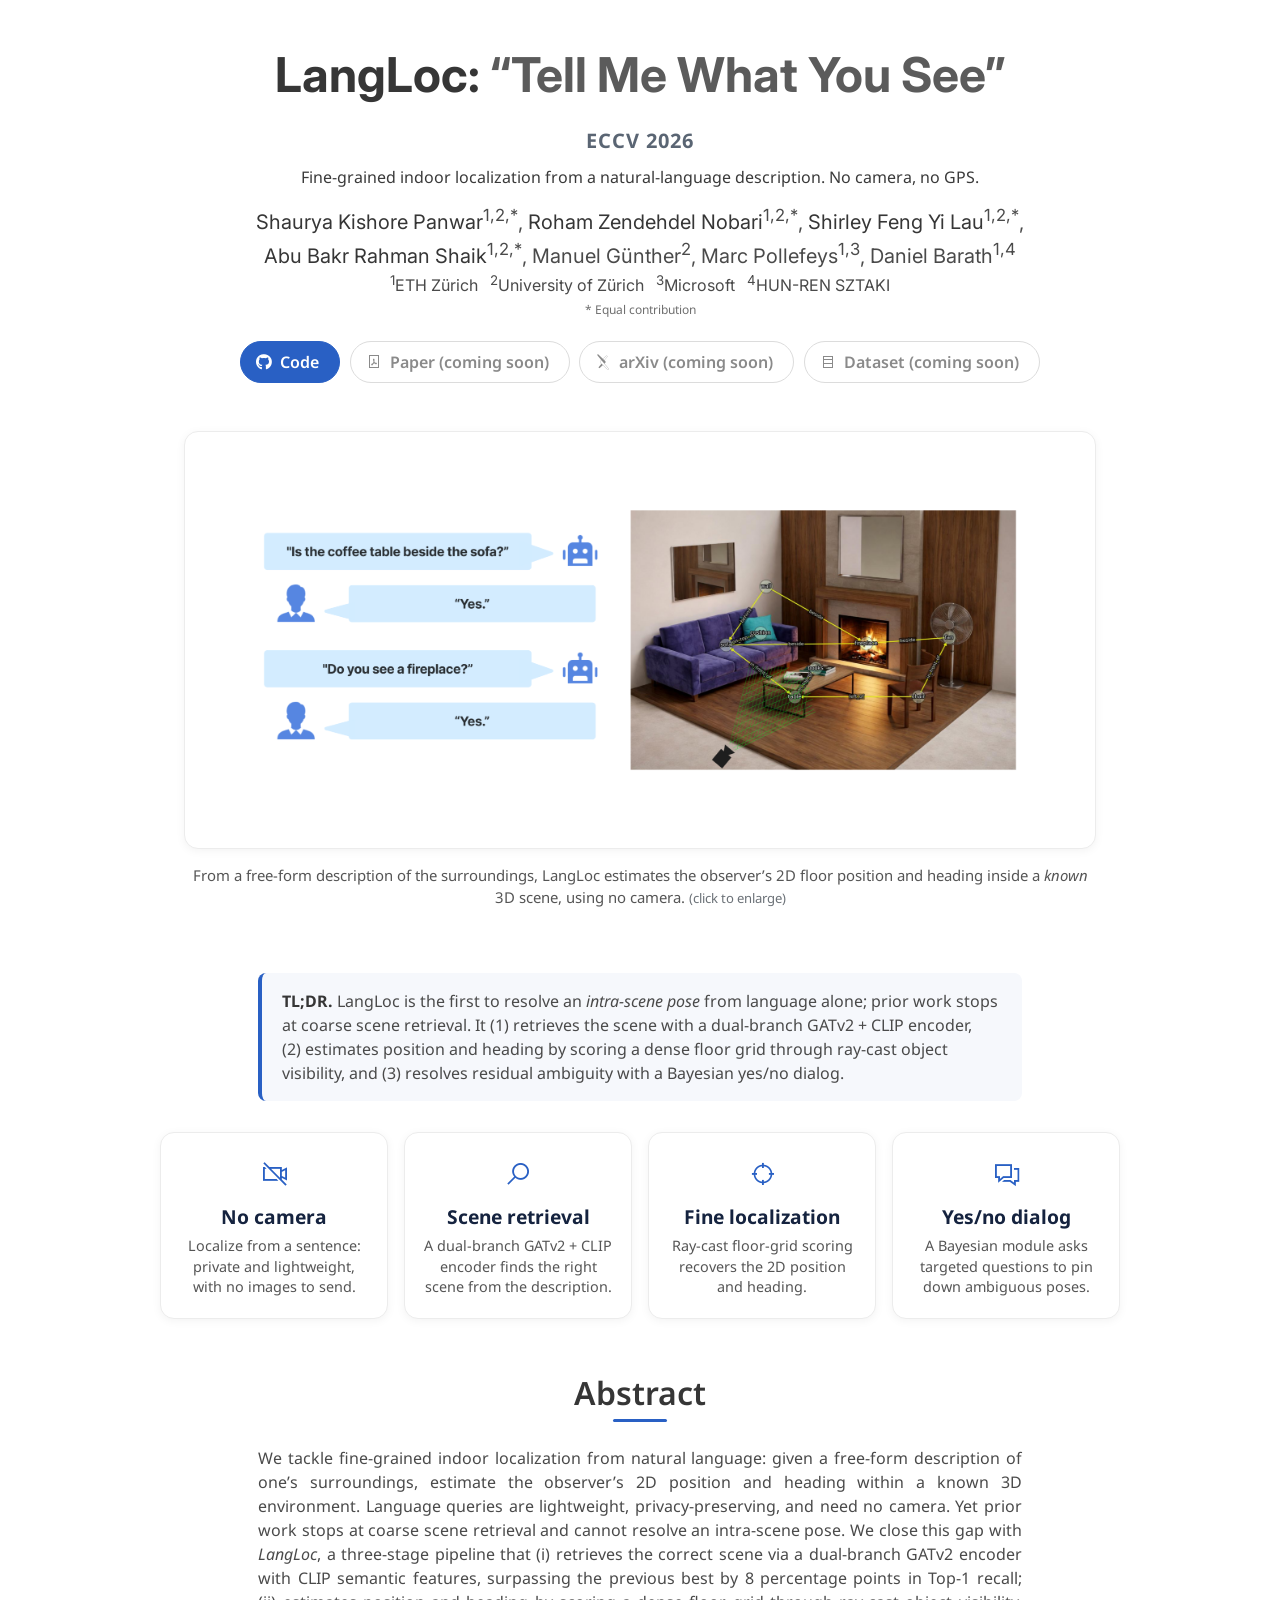
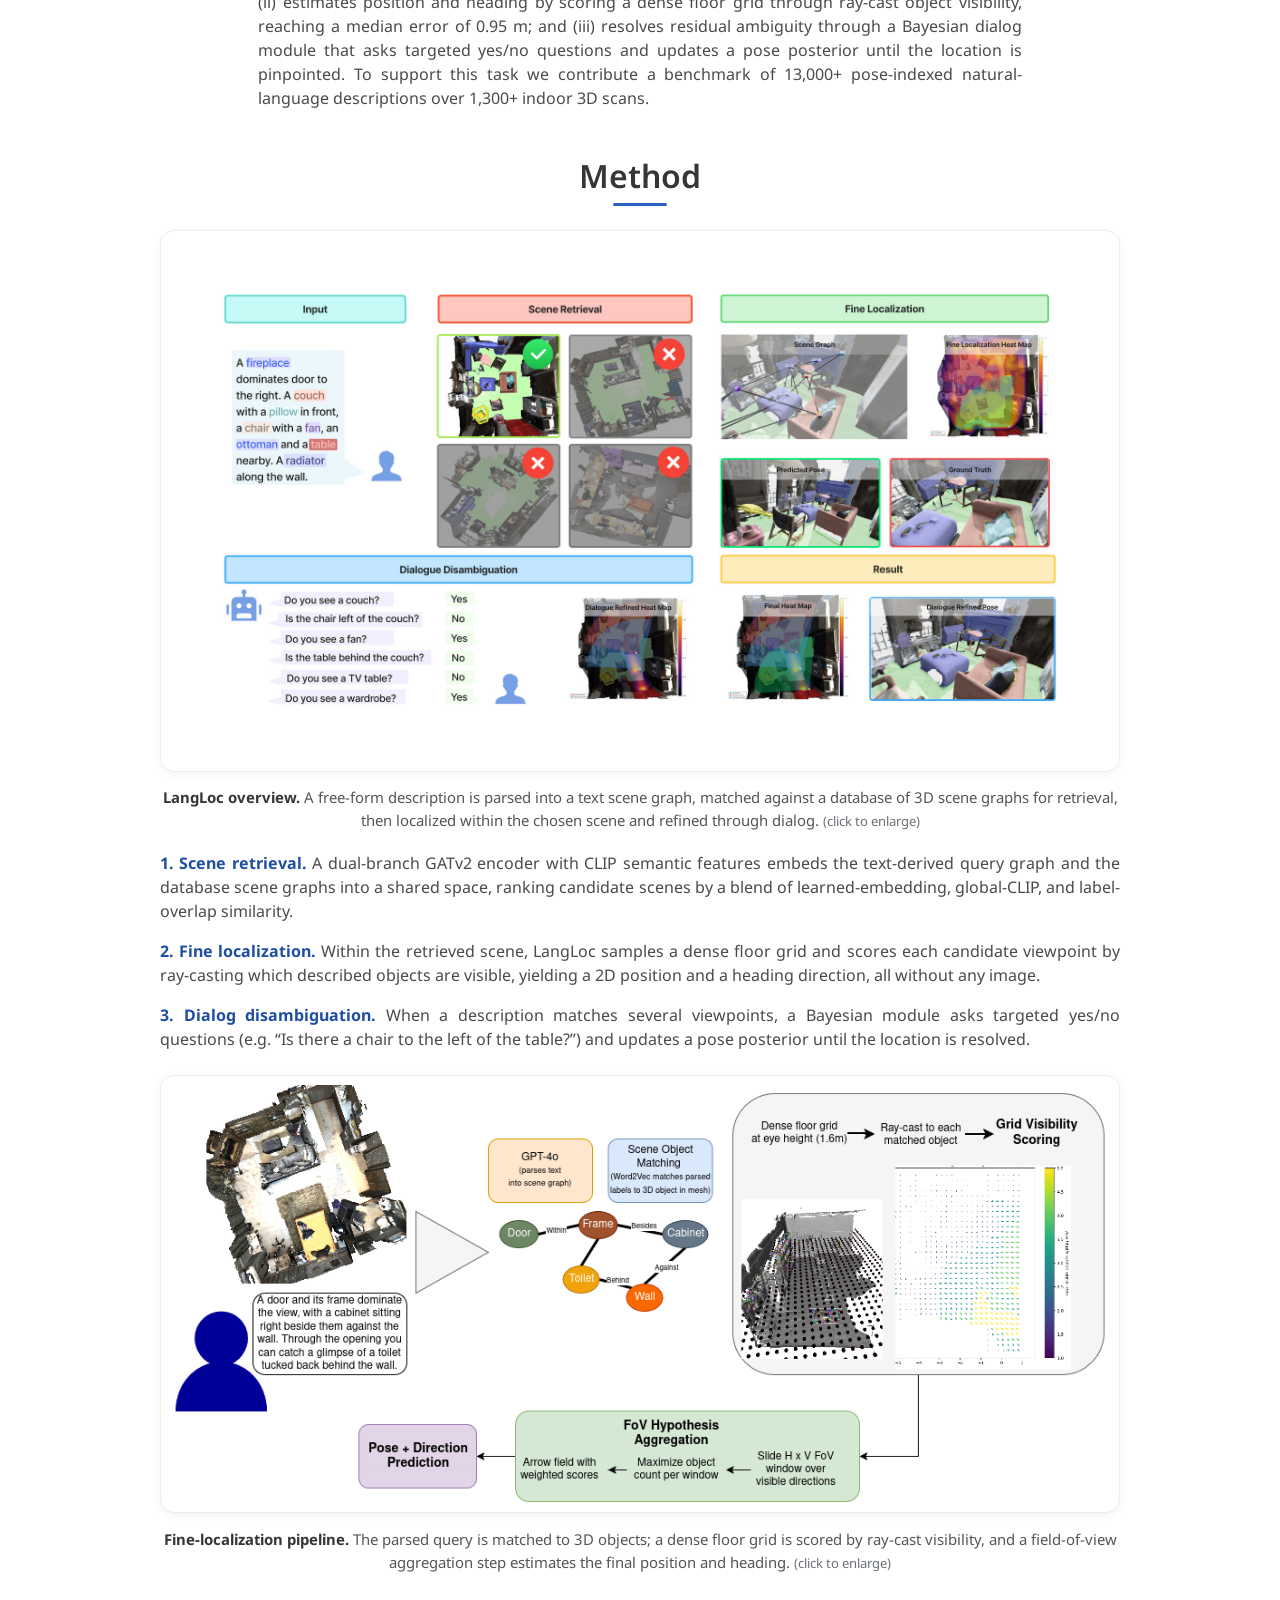
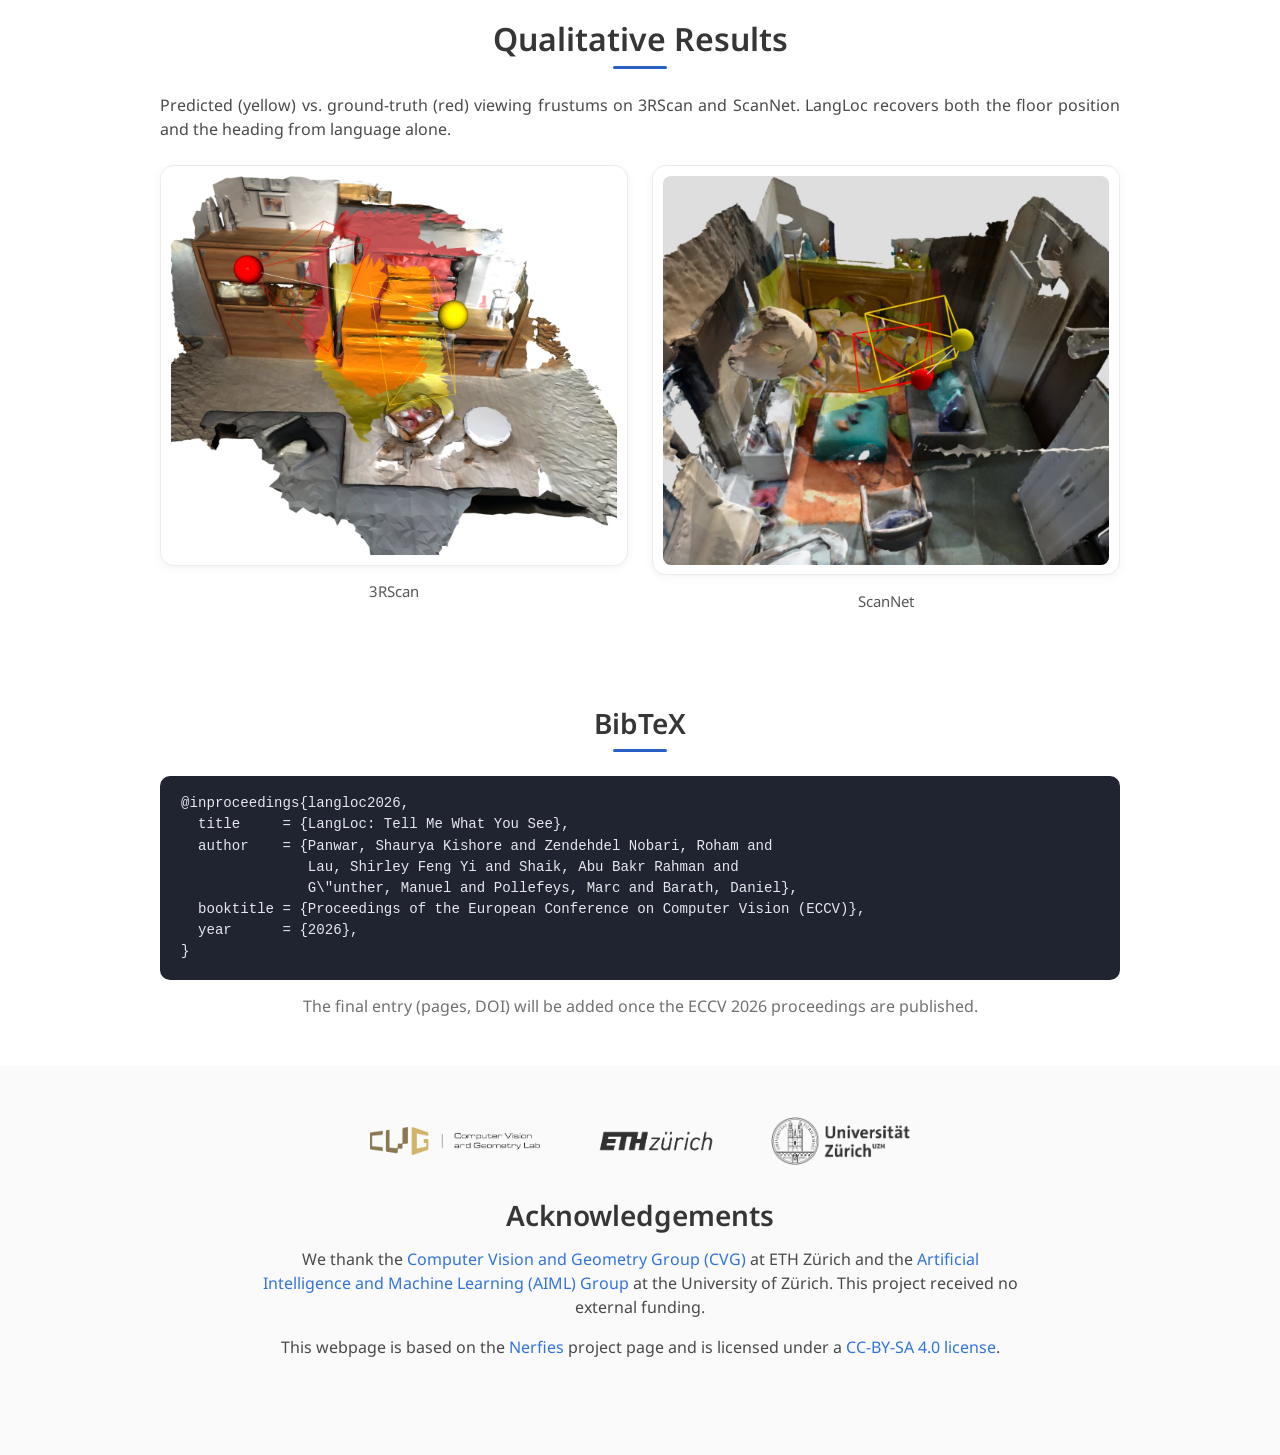
<file: index.html>
<!DOCTYPE html>
<html lang="en">
<head>
<meta charset="utf-8">
<meta name="viewport" content="width=device-width, initial-scale=1">
<meta name="theme-color" content="#2960c4">

<title>LangLoc: Tell Me What You See (ECCV 2026)</title>
<meta name="description" content="LangLoc: fine-grained indoor localization from natural language. Retrieve the scene, estimate 2D position and heading from a visibility floor-grid, and resolve ambiguity through a Bayesian yes/no dialog. ECCV 2026.">
<meta name="keywords" content="LangLoc, language localization, indoor localization, scene retrieval, scene graph, GATv2, CLIP, dialog, ECCV 2026">

<!-- Open Graph / Twitter share cards -->
<meta property="og:type" content="website">
<meta property="og:title" content="LangLoc: Tell Me What You See (ECCV 2026)">
<meta property="og:description" content="Fine-grained indoor localization from a natural-language description. No camera, no GPS. Retrieve the scene, localize within it, and disambiguate with a Bayesian yes/no dialog.">
<meta property="og:url" content="https://rzninvo.github.io/Lang-Loc/">
<meta property="og:image" content="https://rzninvo.github.io/Lang-Loc/static/images/og_card.jpg">
<meta property="og:image:width" content="1200">
<meta property="og:image:height" content="630">
<meta name="twitter:card" content="summary_large_image">
<meta name="twitter:title" content="LangLoc: Tell Me What You See (ECCV 2026)">
<meta name="twitter:description" content="Fine-grained indoor localization from a natural-language description. No camera, no GPS.">
<meta name="twitter:image" content="https://rzninvo.github.io/Lang-Loc/static/images/og_card.jpg">

<!-- favicon + manifest -->
<link rel="icon" type="image/png" href="./static/images/favicon-96x96.png" sizes="96x96" />
<link rel="icon" type="image/svg+xml" href="./static/images/favicon.svg" />
<link rel="shortcut icon" href="./static/images/favicon.ico" />
<link rel="apple-touch-icon" sizes="180x180" href="./static/images/apple-touch-icon.png" />
<link rel="manifest" href="./static/site.webmanifest" />
<meta name="apple-mobile-web-app-title" content="LangLoc" />

<!-- web fonts -->
<link rel="preconnect" href="https://fonts.googleapis.com">
<link rel="preconnect" href="https://fonts.gstatic.com" crossorigin>
<link href="https://fonts.googleapis.com/css2?family=Inter:wght@400;500;600;700&family=Noto+Sans:wght@400;500;700&display=swap" rel="stylesheet">

<link rel="stylesheet" href="./static/css/bulma.min.css">
<link rel="stylesheet" href="./static/css/fontawesome.all.min.css">
<link rel="stylesheet" href="./static/css/academicons.css">
<link rel="stylesheet" href="./static/css/index.css">

<style>
  :root { --accent:#2960c4; --accent-dark:#1f4ea3; --ink:#363636; }

  .publication-title { margin-bottom:0.4rem; font-family:'Inter',sans-serif; font-weight:700; }
  .pubtitle-sub { color:#5b5b5b; font-weight:600; }
  .conf-badge { color:#5a6573; font-weight:700; letter-spacing:0.05em; text-transform:uppercase; font-size:0.92rem; }
  .hero-tagline { color:#3a3a3a; font-weight:400; margin-top:0.55rem; }

  /* author byline: one cohesive near-black list; link affordance on hover */
  .publication-authors .author-block { white-space:nowrap; }
  .publication-authors .author-block a { color:var(--ink); text-decoration:none; border-bottom:1px solid transparent; }
  .publication-authors .author-block a:hover { color:var(--accent-dark); border-bottom-color:var(--accent-dark); }
  .eqc-note { margin-top:0.25rem; color:#6f6f6f; }

  /* link buttons */
  .publication-links { display:flex; flex-wrap:wrap; justify-content:center; align-items:center; gap:0.6rem; margin-top:1.4rem; }
  .publication-links .button { margin:0; height:2.6em; border-radius:999px; font-weight:600; }
  .btn-code { background:var(--accent); border-color:var(--accent); color:#fff; }
  .btn-code:hover, .btn-code:focus { background:var(--accent-dark); border-color:var(--accent-dark); color:#fff; }
  .btn-soon { background:#fff; border:1px solid #dcdcdc; color:#8a8a8a; cursor:default; }

  /* affiliation logos on white: CVG colour kept, white ETH/UZH darkened */
  .org-logos { display:flex; flex-wrap:wrap; align-items:center; justify-content:center; gap:2.6rem; margin-top:1.9rem; }
  .org-logos img { width:auto; display:block; }
  .logo-cvg { height:28px; }
  .logo-eth { height:54px; filter:brightness(0); opacity:0.8; }
  .logo-uzh { height:48px; filter:brightness(0); opacity:0.8; }
  .footer .org-logos { margin-top:0; margin-bottom:1.6rem; }

  /* highlight stat cards */
  .hl-grid { display:grid; grid-template-columns:repeat(4,1fr); gap:1rem; margin-top:1.2rem; }
  .hl-card { background:#fff; border:1px solid #ececec; border-radius:14px; padding:1.3rem 1rem; height:100%;
             text-align:center; box-shadow:0 2px 10px rgba(0,0,0,0.05); transition:transform .15s ease, box-shadow .15s ease; }
  .hl-card:hover { transform:translateY(-3px); box-shadow:0 8px 22px rgba(41,96,196,0.12); }
  .hl-icon { font-size:1.7rem; color:var(--accent); }
  .hl-num { font-weight:700; font-size:1.2rem; margin:0.5rem 0 0.3rem; color:#15233f; }
  .hl-card p { font-size:0.9rem; color:#555; margin:0; line-height:1.4; }

  /* figures framed like the cards, click to enlarge */
  .fig-frame { display:inline-block; background:#fff; border:1px solid #ececec; border-radius:14px;
               padding:0.6rem; box-shadow:0 2px 10px rgba(0,0,0,0.05); max-width:100%; }
  .fig-frame img { display:block; border-radius:8px; }
  figure { margin:0; }
  .figcap { color:#555; font-size:0.93rem; margin-top:0.55rem; }
  .teaser .figcap { font-family:'Noto Sans',sans-serif; }
  .figcap .enlarge { color:#6b7177; font-size:0.82rem; }

  .tldr { background:#f6f8fc; border-left:4px solid var(--accent); border-radius:8px; padding:1rem 1.25rem; }
  .stage-num { font-weight:700; color:var(--accent-dark); }
  .title-accent::after { content:""; display:block; width:54px; height:3px; background:var(--accent);
             border-radius:2px; margin:0.55rem auto 0; }

  /* copyable BibTeX */
  .bibtex-block { background:#1f2430; color:#e6e8ee; border-radius:10px; padding:1.1rem 1.25rem; overflow-x:auto;
             font-size:0.88rem; line-height:1.5; text-align:left; }
  .bibtex-block code { color:#e6e8ee; background:none; padding:0; }

  @media (max-width:768px) {
    .publication-title { font-size:2rem; line-height:1.15; }
    .hl-grid { grid-template-columns:repeat(2,1fr); }
  }
  @media (max-width:359px) {
    .hl-grid { grid-template-columns:1fr; }
  }
  @media (prefers-reduced-motion: reduce) {
    .hl-card { transition:none; }
    .hl-card:hover { transform:none; }
  }
</style>
</head>

<body>

<!-- ============ HERO ============ -->
<section class="hero">
  <div class="hero-body">
    <div class="container is-max-desktop">
      <div class="columns is-centered">
        <div class="column has-text-centered">
          <h1 class="title is-1 publication-title">LangLoc: <span class="pubtitle-sub">&ldquo;Tell Me What You See&rdquo;</span></h1>
          <p class="is-size-5 conf-badge">ECCV 2026</p>
          <p class="is-size-6 hero-tagline">Fine-grained indoor localization from a natural-language description. No camera, no GPS.</p>

          <div class="is-size-5 publication-authors" style="margin-top:0.9rem;">
            <span class="author-block"><a href="https://github.com/KlrShaK">Shaurya Kishore Panwar</a><sup>1,2,&#42;</sup>,</span>
            <span class="author-block"><a href="https://github.com/rzninvo">Roham Zendehdel Nobari</a><sup>1,2,&#42;</sup>,</span>
            <span class="author-block"><a href="https://github.com/shirleyl1220">Shirley Feng Yi Lau</a><sup>1,2,&#42;</sup>,</span>
            <span class="author-block"><a href="https://github.com/SABR007">Abu Bakr Rahman Shaik</a><sup>1,2,&#42;</sup>,</span>
            <span class="author-block">Manuel G&uuml;nther<sup>2</sup>,</span>
            <span class="author-block">Marc Pollefeys<sup>1,3</sup>,</span>
            <span class="author-block">Daniel Barath<sup>1,4</sup></span>
          </div>

          <div class="is-size-6 publication-authors">
            <span class="author-block"><sup>1</sup>ETH&nbsp;Z&uuml;rich</span>&nbsp;&nbsp;
            <span class="author-block"><sup>2</sup>University&nbsp;of&nbsp;Z&uuml;rich</span>&nbsp;&nbsp;
            <span class="author-block"><sup>3</sup>Microsoft</span>&nbsp;&nbsp;
            <span class="author-block"><sup>4</sup>HUN-REN&nbsp;SZTAKI</span>
          </div>
          <div class="is-size-7 eqc-note">
            <span class="author-block">&#42;&nbsp;Equal contribution</span>
          </div>

          <!-- link buttons -->
          <div class="publication-links">
            <span class="link-block">
              <a href="https://github.com/rzninvo/Lang-Loc" class="button is-rounded btn-code">
                <span class="icon"><i class="fab fa-github" aria-hidden="true"></i></span>
                <span>Code</span>
              </a>
            </span>
            <span class="link-block">
              <span class="button is-rounded btn-soon" aria-disabled="true">
                <span class="icon"><i class="fas fa-file-pdf" aria-hidden="true"></i></span>
                <span>Paper (coming soon)</span>
              </span>
            </span>
            <span class="link-block">
              <span class="button is-rounded btn-soon" aria-disabled="true">
                <span class="icon"><i class="ai ai-arxiv" aria-hidden="true"></i></span>
                <span>arXiv (coming soon)</span>
              </span>
            </span>
            <span class="link-block">
              <span class="button is-rounded btn-soon" aria-disabled="true">
                <span class="icon"><i class="fas fa-database" aria-hidden="true"></i></span>
                <span>Dataset (coming soon)</span>
              </span>
            </span>
          </div>

        </div>
      </div>
    </div>
  </div>
</section>

<!-- ============ TEASER ============ -->
<section class="hero teaser">
  <div class="container is-max-desktop">
    <div class="hero-body">
      <figure class="has-text-centered">
        <a class="fig-frame" href="./static/images/teaser.png" target="_blank" rel="noopener">
          <img src="./static/images/teaser.png" width="2200" height="981"
               alt="A free-form description (left, as a dialog) localizes the observer inside a known 3D living-room scene (right), shown with the predicted viewing frustum and a scene-graph overlay of the objects.">
        </a>
        <figcaption class="figcap">From a free-form description of the surroundings, LangLoc estimates the observer&rsquo;s 2D floor position and heading inside a <em>known</em> 3D scene, using no camera. <span class="enlarge">(click to enlarge)</span></figcaption>
      </figure>
    </div>
  </div>
</section>

<!-- ============ TL;DR + HIGHLIGHTS ============ -->
<section class="section" style="padding-top:1rem;padding-bottom:0.5rem;">
  <div class="container is-max-desktop">
    <div class="columns is-centered">
      <div class="column is-four-fifths">
        <div class="content tldr">
          <p><strong>TL;DR.</strong> LangLoc is the first to resolve an <em>intra-scene pose</em> from language alone; prior work stops at coarse scene retrieval. It (1)&nbsp;retrieves the scene with a dual-branch GATv2&nbsp;+&nbsp;CLIP encoder, (2)&nbsp;estimates position and heading by scoring a dense floor grid through ray-cast object visibility, and (3)&nbsp;resolves residual ambiguity with a Bayesian yes/no dialog.</p>
        </div>
      </div>
    </div>
    <div class="hl-grid">
      <div class="hl-card">
        <span class="hl-icon"><i class="fas fa-video-slash" aria-hidden="true"></i></span>
        <div class="hl-num">No camera</div>
        <p>Localize from a sentence: private and lightweight, with no images to send.</p>
      </div>
      <div class="hl-card">
        <span class="hl-icon"><i class="fas fa-search" aria-hidden="true"></i></span>
        <div class="hl-num">Scene retrieval</div>
        <p>A dual-branch GATv2&nbsp;+&nbsp;CLIP encoder finds the right scene from the description.</p>
      </div>
      <div class="hl-card">
        <span class="hl-icon"><i class="fas fa-crosshairs" aria-hidden="true"></i></span>
        <div class="hl-num">Fine localization</div>
        <p>Ray-cast floor-grid scoring recovers the 2D position and heading.</p>
      </div>
      <div class="hl-card">
        <span class="hl-icon"><i class="fas fa-comments" aria-hidden="true"></i></span>
        <div class="hl-num">Yes/no dialog</div>
        <p>A Bayesian module asks targeted questions to pin down ambiguous poses.</p>
      </div>
    </div>
  </div>
</section>

<!-- ============ ABSTRACT ============ -->
<section class="section">
  <div class="container is-max-desktop">
    <div class="columns is-centered has-text-centered">
      <div class="column is-four-fifths">
        <h2 class="title is-3 title-accent">Abstract</h2>
        <div class="content has-text-justified">
          <p>
            We tackle fine-grained indoor localization from natural language: given a free-form description of one&rsquo;s surroundings, estimate the observer&rsquo;s 2D position and heading within a known 3D environment.
            Language queries are lightweight, privacy-preserving, and need no camera. Yet prior work stops at coarse scene retrieval and cannot resolve an intra-scene pose.
            We close this gap with <em>LangLoc</em>, a three-stage pipeline that (i)&nbsp;retrieves the correct scene via a dual-branch GATv2 encoder with CLIP semantic features, surpassing the previous best by 8 percentage points in Top-1 recall; (ii)&nbsp;estimates position and heading by scoring a dense floor grid through ray-cast object visibility, reaching a median error of 0.95&nbsp;m; and (iii)&nbsp;resolves residual ambiguity through a Bayesian dialog module that asks targeted yes/no questions and updates a pose posterior until the location is pinpointed.
            To support this task we contribute a benchmark of 13,000+ pose-indexed natural-language descriptions over 1,300+ indoor 3D scans.
          </p>
        </div>
      </div>
    </div>
  </div>
</section>

<!-- ============ METHOD ============ -->
<section class="section" style="padding-top:0;">
  <div class="container is-max-desktop">
    <div class="columns is-centered">
      <div class="column is-full-width">
        <h2 class="title is-3 has-text-centered title-accent">Method</h2>
        <figure class="has-text-centered" style="margin-bottom:1.2rem;">
          <a class="fig-frame" href="./static/images/overview.jpg" target="_blank" rel="noopener">
            <img src="./static/images/overview.jpg" width="2000" height="1108" loading="lazy"
                 alt="LangLoc overview: a free-form description is parsed into a text scene graph, matched against a database of 3D scene graphs to retrieve the scene, then localized within it and refined through a yes/no dialog.">
          </a>
          <figcaption class="figcap"><strong>LangLoc overview.</strong> A free-form description is parsed into a text scene graph, matched against a database of 3D scene graphs for retrieval, then localized within the chosen scene and refined through dialog. <span class="enlarge">(click to enlarge)</span></figcaption>
        </figure>
        <div class="content has-text-justified">
          <p><span class="stage-num">1. Scene retrieval.</span> A dual-branch GATv2 encoder with CLIP semantic features embeds the text-derived query graph and the database scene graphs into a shared space, ranking candidate scenes by a blend of learned-embedding, global-CLIP, and label-overlap similarity.</p>
          <p><span class="stage-num">2. Fine localization.</span> Within the retrieved scene, LangLoc samples a dense floor grid and scores each candidate viewpoint by ray-casting which described objects are visible, yielding a 2D position and a heading direction, all without any image.</p>
          <p><span class="stage-num">3. Dialog disambiguation.</span> When a description matches several viewpoints, a Bayesian module asks targeted yes/no questions (e.g.&nbsp;&ldquo;Is there a chair to the left of the table?&rdquo;) and updates a pose posterior until the location is resolved.</p>
        </div>
        <figure class="has-text-centered" style="margin-top:1.2rem;">
          <a class="fig-frame" href="./static/images/pipeline.png" target="_blank" rel="noopener">
            <img src="./static/images/pipeline.png" width="1036" height="461" loading="lazy"
                 alt="Fine-localization pipeline: the parsed query is matched to 3D objects, a dense floor grid is scored by ray-cast visibility, and a field-of-view aggregation step estimates the final position and heading.">
          </a>
          <figcaption class="figcap"><strong>Fine-localization pipeline.</strong> The parsed query is matched to 3D objects; a dense floor grid is scored by ray-cast visibility, and a field-of-view aggregation step estimates the final position and heading. <span class="enlarge">(click to enlarge)</span></figcaption>
        </figure>
      </div>
    </div>
  </div>
</section>

<!-- ============ RESULTS ============ -->
<section class="section" style="padding-top:0;">
  <div class="container is-max-desktop">
    <div class="columns is-centered">
      <div class="column is-full-width">
        <h2 class="title is-3 has-text-centered title-accent">Qualitative Results</h2>
        <div class="content has-text-centered">
          <p class="has-text-justified">Predicted (yellow) vs.&nbsp;ground-truth (red) viewing frustums on 3RScan and ScanNet. LangLoc recovers both the floor position and the heading from language alone.</p>
        </div>
        <div class="columns is-centered">
          <div class="column has-text-centered">
            <figure>
              <a class="fig-frame" href="./static/images/qual_3rscan.jpg" target="_blank" rel="noopener">
                <img src="./static/images/qual_3rscan.jpg" width="1200" height="1019" loading="lazy"
                     alt="3RScan example: predicted (yellow) and ground-truth (red) viewing frustums overlaid on the reconstructed indoor scene.">
              </a>
              <figcaption class="figcap">3RScan</figcaption>
            </figure>
          </div>
          <div class="column has-text-centered">
            <figure>
              <a class="fig-frame" href="./static/images/qual_scannet.jpg" target="_blank" rel="noopener">
                <img src="./static/images/qual_scannet.jpg" width="1200" height="1045" loading="lazy"
                     alt="ScanNet example: predicted (yellow) and ground-truth (red) viewing frustums overlaid on the reconstructed indoor scene.">
              </a>
              <figcaption class="figcap">ScanNet</figcaption>
            </figure>
          </div>
        </div>
      </div>
    </div>
  </div>
</section>

<!-- ============ BIBTEX ============ -->
<section class="section" id="BibTeX">
  <div class="container is-max-desktop content">
    <h2 class="title title-accent" style="text-align:center;">BibTeX</h2>
    <pre class="bibtex-block"><code>@inproceedings{langloc2026,
  title     = {LangLoc: Tell Me What You See},
  author    = {Panwar, Shaurya Kishore and Zendehdel Nobari, Roham and
               Lau, Shirley Feng Yi and Shaik, Abu Bakr Rahman and
               G\"unther, Manuel and Pollefeys, Marc and Barath, Daniel},
  booktitle = {Proceedings of the European Conference on Computer Vision (ECCV)},
  year      = {2026},
}</code></pre>
    <p class="has-text-centered" style="color:#717171;margin-top:0.6rem;">The final entry (pages, DOI) will be added once the ECCV&nbsp;2026 proceedings are published.</p>
  </div>
</section>

<!-- ============ FOOTER ============ -->
<footer class="footer">
  <div class="container">
    <div class="columns is-centered">
      <div class="column is-8">
        <div class="content has-text-centered">
          <div class="org-logos">
            <img class="logo-cvg" src="./static/images/logo_cvg_dark.png" alt="Computer Vision and Geometry Group, ETH Zürich"/>
            <img class="logo-eth" src="./static/images/logo_eth.png" alt="ETH Zürich"/>
            <img class="logo-uzh" src="./static/images/logo_uzh.png" alt="University of Zürich"/>
          </div>
          <h2>Acknowledgements</h2>
          <p>
            We thank the <a href="https://cvg.ethz.ch/">Computer Vision and Geometry Group (CVG)</a> at ETH&nbsp;Z&uuml;rich and the <a href="https://www.ifi.uzh.ch/en/aiml.html">Artificial Intelligence and Machine Learning (AIML) Group</a> at the University of Z&uuml;rich. This project received no external funding.
          </p>
          <!--  ******** Do not remove the following statement *********  -->
          <p>
            This webpage is based on the <a href="https://nerfies.github.io/">Nerfies</a> project page and is licensed under a <a rel="license" href="https://creativecommons.org/licenses/by-sa/4.0/">CC-BY-SA 4.0 license</a>.
          </p>
          <!--  ******** end of statement *********  -->
        </div>
      </div>
    </div>
  </div>
</footer>

</body>
</html>
</file>
<file: static/css/academicons.css>
/*
 *  Academicons 1.9.4 by James Walsh (https://github.com/jpswalsh) and Katja Bercic (https://github.com/katjabercic)
 *  Fonts generated using FontForge - https://fontforge.org
 *  Square icons designed to be used alongside Font Awesome square icons - https://fortawesome.github.io/Font-Awesome/
 *  Licenses - Font: SIL OFL 1.1, CSS: MIT License
 */
@font-face {
    font-family: 'Academicons';
    font-style: normal;
    font-weight: 400;
    font-display: block;
    src:url('../fonts/academicons.eot');
    src:url('../fonts/academicons.eot') format('embedded-opentype'),
        url('../fonts/academicons.ttf') format('truetype'),
        url('../fonts/academicons.woff') format('woff'),
        url('../fonts/academicons.svg') format('svg');
}
.ai {
  font-family: 'Academicons';
  font-weight: 400;
  -moz-osx-font-smoothing: grayscale;
  -webkit-font-smoothing: antialiased;
  display: inline-block;
  font-style: normal;
  font-variant: normal;
  text-rendering: auto;
  line-height: 1;
}
.ai-academia:before {
  content: "\e9af";
}
.ai-academia-square:before {
  content: "\e93d";
}
.ai-acclaim:before {
  content: "\e92e";
}
.ai-acclaim-square:before {
  content: "\e93a";
}
.ai-acm:before {
  content: "\e93c";
}
.ai-acm-square:before {
  content: "\e95d";
}
.ai-acmdl:before {
  content: "\e96a";
}
.ai-acmdl-square:before {
  content: "\e9d3";
}
.ai-ads:before {
  content: "\e9cb";
}
.ai-ads-square:before {
  content: "\e94a";
}
.ai-africarxiv:before {
  content: "\e91b";
}
.ai-africarxiv-square:before {
  content: "\e90b";
}
.ai-archive:before {
  content: "\e955";
}
.ai-archive-square:before {
  content: "\e956";
}
.ai-arxiv:before {
  content: "\e974";
}
.ai-arxiv-square:before {
  content: "\e9a6";
}
.ai-biorxiv:before {
  content: "\e9a2";
}
.ai-biorxiv-square:before {
  content: "\e98b";
}
.ai-ceur:before {
  content: "\e96d";
}
.ai-ceur-square:before {
  content: "\e92f";
}
.ai-ciencia-vitae:before {
  content: "\e912";
}
.ai-ciencia-vitae-square:before {
  content: "\e913";
}
.ai-clarivate:before {
  content: "\e924";
}
.ai-clarivate-square:before {
  content: "\e925";
}
.ai-closed-access:before {
  content: "\e942";
}
.ai-closed-access-square:before {
  content: "\e943";
}
.ai-conversation:before {
  content: "\e94c";
}
.ai-conversation-square:before {
  content: "\e915";
}
.ai-coursera:before {
  content: "\e95f";
}
.ai-coursera-square:before {
  content: "\e97f";
}
.ai-crossref:before {
  content: "\e918";
}
.ai-crossref-square:before {
  content: "\e919";
}
.ai-cv:before {
  content: "\e9a5";
}
.ai-cv-square:before {
  content: "\e90a";
}
.ai-datacite:before {
  content: "\e91c";
}
.ai-datacite-square:before {
  content: "\e91d";
}
.ai-dataverse:before {
  content: "\e9f7";
}
.ai-dataverse-square:before {
  content: "\e9e4";
}
.ai-dblp:before {
  content: "\e94f";
}
.ai-dblp-square:before {
  content: "\e93f";
}
.ai-depsy:before {
  content: "\e97a";
}
.ai-depsy-square:before {
  content: "\e94b";
}
.ai-doi:before {
  content: "\e97e";
}
.ai-doi-square:before {
  content: "\e98f";
}
.ai-dryad:before {
  content: "\e97c";
}
.ai-dryad-square:before {
  content: "\e98c";
}
.ai-elsevier:before {
  content: "\e961";
}
.ai-elsevier-square:before {
  content: "\e910";
}
.ai-figshare:before {
  content: "\e981";
}
.ai-figshare-square:before {
  content: "\e9e7";
}
.ai-google-scholar:before {
  content: "\e9d4";
}
.ai-google-scholar-square:before {
  content: "\e9f9";
}
.ai-hal:before {
  content: "\e92c";
}
.ai-hal-square:before {
  content: "\e92d";
}
.ai-hypothesis:before {
  content: "\e95a";
}
.ai-hypothesis-square:before {
  content: "\e95b";
}
.ai-ideas-repec:before {
  content: "\e9ed";
}
.ai-ideas-repec-square:before {
  content: "\e9f8";
}
.ai-ieee:before {
  content: "\e929";
}
.ai-ieee-square:before {
  content: "\e9b9";
}
.ai-impactstory:before {
  content: "\e9cf";
}
.ai-impactstory-square:before {
  content: "\e9aa";
}
.ai-inaturalist:before {
  content: "\e900";
}
.ai-inaturalist-square:before {
  content: "\e901";
}
.ai-inpn:before {
  content: "\e902";
}
.ai-inpn-square:before {
  content: "\e903";
}
.ai-inspire:before {
  content: "\e9e9";
}
.ai-inspire-square:before {
  content: "\e9fe";
}
.ai-isidore:before {
  content: "\e936";
}
.ai-isidore-square:before {
  content: "\e954";
}
.ai-isni:before {
  content: "\e957";
}
.ai-isni-square:before {
  content: "\e958";
}
.ai-jstor:before {
  content: "\e938";
}
.ai-jstor-square:before {
  content: "\e944";
}
.ai-lattes:before {
  content: "\e9b3";
}
.ai-lattes-square:before {
  content: "\e99c";
}
.ai-mathoverflow:before {
  content: "\e9f6";
}
.ai-mathoverflow-square:before {
  content: "\e97b";
}
.ai-mendeley:before {
  content: "\e9f0";
}
.ai-mendeley-square:before {
  content: "\e9f3";
}
.ai-moodle:before {
  content: "\e907";
}
.ai-moodle-square:before {
  content: "\e908";
}
.ai-mtmt:before {
  content: "\e950";
}
.ai-mtmt-square:before {
  content: "\e951";
}
.ai-nakala:before {
  content: "\e940";
}
.ai-nakala-square:before {
  content: "\e941";
}
.ai-obp:before {
  content: "\e92a";
}
.ai-obp-square:before {
  content: "\e92b";
}
.ai-open-access:before {
  content: "\e939";
}
.ai-open-access-square:before {
  content: "\e9f4";
}
.ai-open-data:before {
  content: "\e966";
}
.ai-open-data-square:before {
  content: "\e967";
}
.ai-open-materials:before {
  content: "\e968";
}
.ai-open-materials-square:before {
  content: "\e969";
}
.ai-openedition:before {
  content: "\e946";
}
.ai-openedition-square:before {
  content: "\e947";
}
.ai-orcid:before {
  content: "\e9d9";
}
.ai-orcid-square:before {
  content: "\e9c3";
}
.ai-osf:before {
  content: "\e9ef";
}
.ai-osf-square:before {
  content: "\e931";
}
.ai-overleaf:before {
  content: "\e914";
}
.ai-overleaf-square:before {
  content: "\e98d";
}
.ai-philpapers:before {
  content: "\e98a";
}
.ai-philpapers-square:before {
  content: "\e96f";
}
.ai-piazza:before {
  content: "\e99a";
}
.ai-piazza-square:before {
  content: "\e90c";
}
.ai-preregistered:before {
  content: "\e906";
}
.ai-preregistered-square:before {
  content: "\e96b";
}
.ai-protocols:before {
  content: "\e952";
}
.ai-protocols-square:before {
  content: "\e953";
}
.ai-psyarxiv:before {
  content: "\e90e";
}
.ai-psyarxiv-square:before {
  content: "\e90f";
}
.ai-publons:before {
  content: "\e937";
}
.ai-publons-square:before {
  content: "\e94e";
}
.ai-pubmed:before {
  content: "\e99f";
}
.ai-pubmed-square:before {
  content: "\e97d";
}
.ai-pubpeer:before {
  content: "\e922";
}
.ai-pubpeer-square:before {
  content: "\e923";
}
.ai-researcherid:before {
  content: "\e91a";
}
.ai-researcherid-square:before {
  content: "\e95c";
}
.ai-researchgate:before {
  content: "\e95e";
}
.ai-researchgate-square:before {
  content: "\e99e";
}
.ai-ror:before {
  content: "\e948";
}
.ai-ror-square:before {
  content: "\e949";
}
.ai-sci-hub:before {
  content: "\e959";
}
.ai-sci-hub-square:before {
  content: "\e905";
}
.ai-scirate:before {
  content: "\e98e";
}
.ai-scirate-square:before {
  content: "\e99d";
}
.ai-scopus:before {
  content: "\e91e";
}
.ai-scopus-square:before {
  content: "\e91f";
}
.ai-semantic-scholar:before {
  content: "\e96e";
}
.ai-semantic-scholar-square:before {
  content: "\e96c";
}
.ai-springer:before {
  content: "\e928";
}
.ai-springer-square:before {
  content: "\e99b";
}
.ai-ssrn:before {
  content: "\e916";
}
.ai-ssrn-square:before {
  content: "\e917";
}
.ai-stackoverflow:before {
  content: "\e920";
}
.ai-stackoverflow-square:before {
  content: "\e921";
}
.ai-viaf:before {
  content: "\e933";
}
.ai-viaf-square:before {
  content: "\e934";
}
.ai-wiley:before {
  content: "\e926";
}
.ai-wiley-square:before {
  content: "\e927";
}
.ai-zenodo:before {
  content: "\e911";
}
.ai-zenodo-square:before {
  content: "\e904";
}
.ai-zotero:before {
  content: "\e962";
}
.ai-zotero-square:before {
  content: "\e932";
}
/*  Duplication of the FontAwesome style classes using 'ai' in place of 'fa'. */
.ai-lg {
  font-size: 1.33333em;
  line-height: 0.75em;
  vertical-align: -.0667em;
}
.ai-xs {
  font-size: .75em;
}
.ai-sm {
  font-size: .875em;
}

.ai-1x {
  font-size: 1em;
}
.ai-2x {
  font-size: 2em;
}
.ai-3x {
  font-size: 3em;
}
.ai-4x {
  font-size: 4em;
}
.ai-5x {
  font-size: 5em;
}
.ai-6x {
  font-size: 6em;
}
.ai-7x {
  font-size: 7em;
}
.ai-8x {
  font-size: 8em;
}
.ai-9x {
  font-size: 9em;
}
.ai-10x {
  font-size: 10em;
}

.ai-fw {
  text-align: center;
  width: 1.25em;
}

.ai-ul {
  list-style-type: none;
  margin-left: 2.5em;
  padding-left: 0;
}
.ai-ul > li {
    position: relative;
}
.ai-li {
  left: -2em;
  position: absolute;
  text-align: center;
  width: 2em;
  line-height: inherit;
}

.ai-border {
border: solid 0.08em #eee;
border-radius: .1em;
  padding: .2em .25em .15em;
}

.ai-pull-left {
  float: left;
}
.ai-pull-right {
  float: right;
}
.ai.ai-pull-left {
  margin-right: .3em;
}
.ai.ai-pull-right {
  margin-right: .3em;
}

.ai-stack {
  display: inline-block;
  height: 2em;
  line-height: 2em;
  position: relative;
  vertical-align: middle;
  width: 2.5em;
}
.ai-stack-1x,
.ai-stack-2x {
  left: 0;
  position: absolute;
  text-align: center;
  width: 100%;
}
.ai-stack-1x {
  line-height: inherit;
}
.ai-stack-2x {
  font-size: 2em;
}
.ai-inverse {
  color: #fff;
}
</file>
<file: static/css/index.css>
body {
  font-family: 'Noto Sans', sans-serif;
}


.footer .icon-link {
    font-size: 25px;
    color: #000;
}

.link-block a {
    margin-top: 5px;
    margin-bottom: 5px;
}

.dnerf {
  font-variant: small-caps;
}


.teaser .hero-body {
  padding-top: 0;
  padding-bottom: 3rem;
}

.teaser {
  font-family: 'Inter', sans-serif;
}


.publication-title {
}
.publication-banner video {
  position: relative;
  left: auto;
  top: auto;
  transform: none;
}

.publication-header .hero-body {
}

.publication-title {
    font-family: 'Inter', sans-serif;
}

.publication-authors {
    font-family: 'Inter', sans-serif;
}

.publication-venue {
    color: #555;
    width: fit-content;
    font-weight: bold;
}

.publication-awards {
    color: #ff3860;
    width: fit-content;
    font-weight: bolder;
}

.publication-authors {
}

.publication-authors a {
   color: #363636 !important;
}

.publication-authors a:hover {
    color: #1f4ea3 !important;
    text-decoration: underline;
}

.author-block {
  display: inline-block;
}

.publication-banner img {
}

.publication-authors {
  /*color: #4286f4;*/
}

.publication-video {
    position: relative;
    width: 100%;
    height: 0;
    padding-bottom: 56.25%;

    overflow: hidden;
    border-radius: 10px !important;
}

.publication-video iframe {
    position: absolute;
    top: 0;
    left: 0;
    width: 100%;
    height: 100%;
}

.publication-body img {
}

.results-carousel {
  overflow: hidden;
}

.results-carousel .item {
  margin: 5px;
  overflow: hidden;
  border: 1px solid #bbb;
  border-radius: 10px;
  padding: 0;
  font-size: 0;
}

.results-carousel video {
  margin: 0;
}


.interpolation-panel {
  background: #f5f5f5;
  border-radius: 10px;
}

.interpolation-panel .interpolation-image {
  width: 100%;
  border-radius: 5px;
}

.interpolation-video-column {
}

.interpolation-panel .slider {
  margin: 0 !important;
}

.interpolation-panel .slider {
  margin: 0 !important;
}

#interpolation-image-wrapper {
  width: 100%;
}
#interpolation-image-wrapper img {
  border-radius: 5px;
}
</file>
